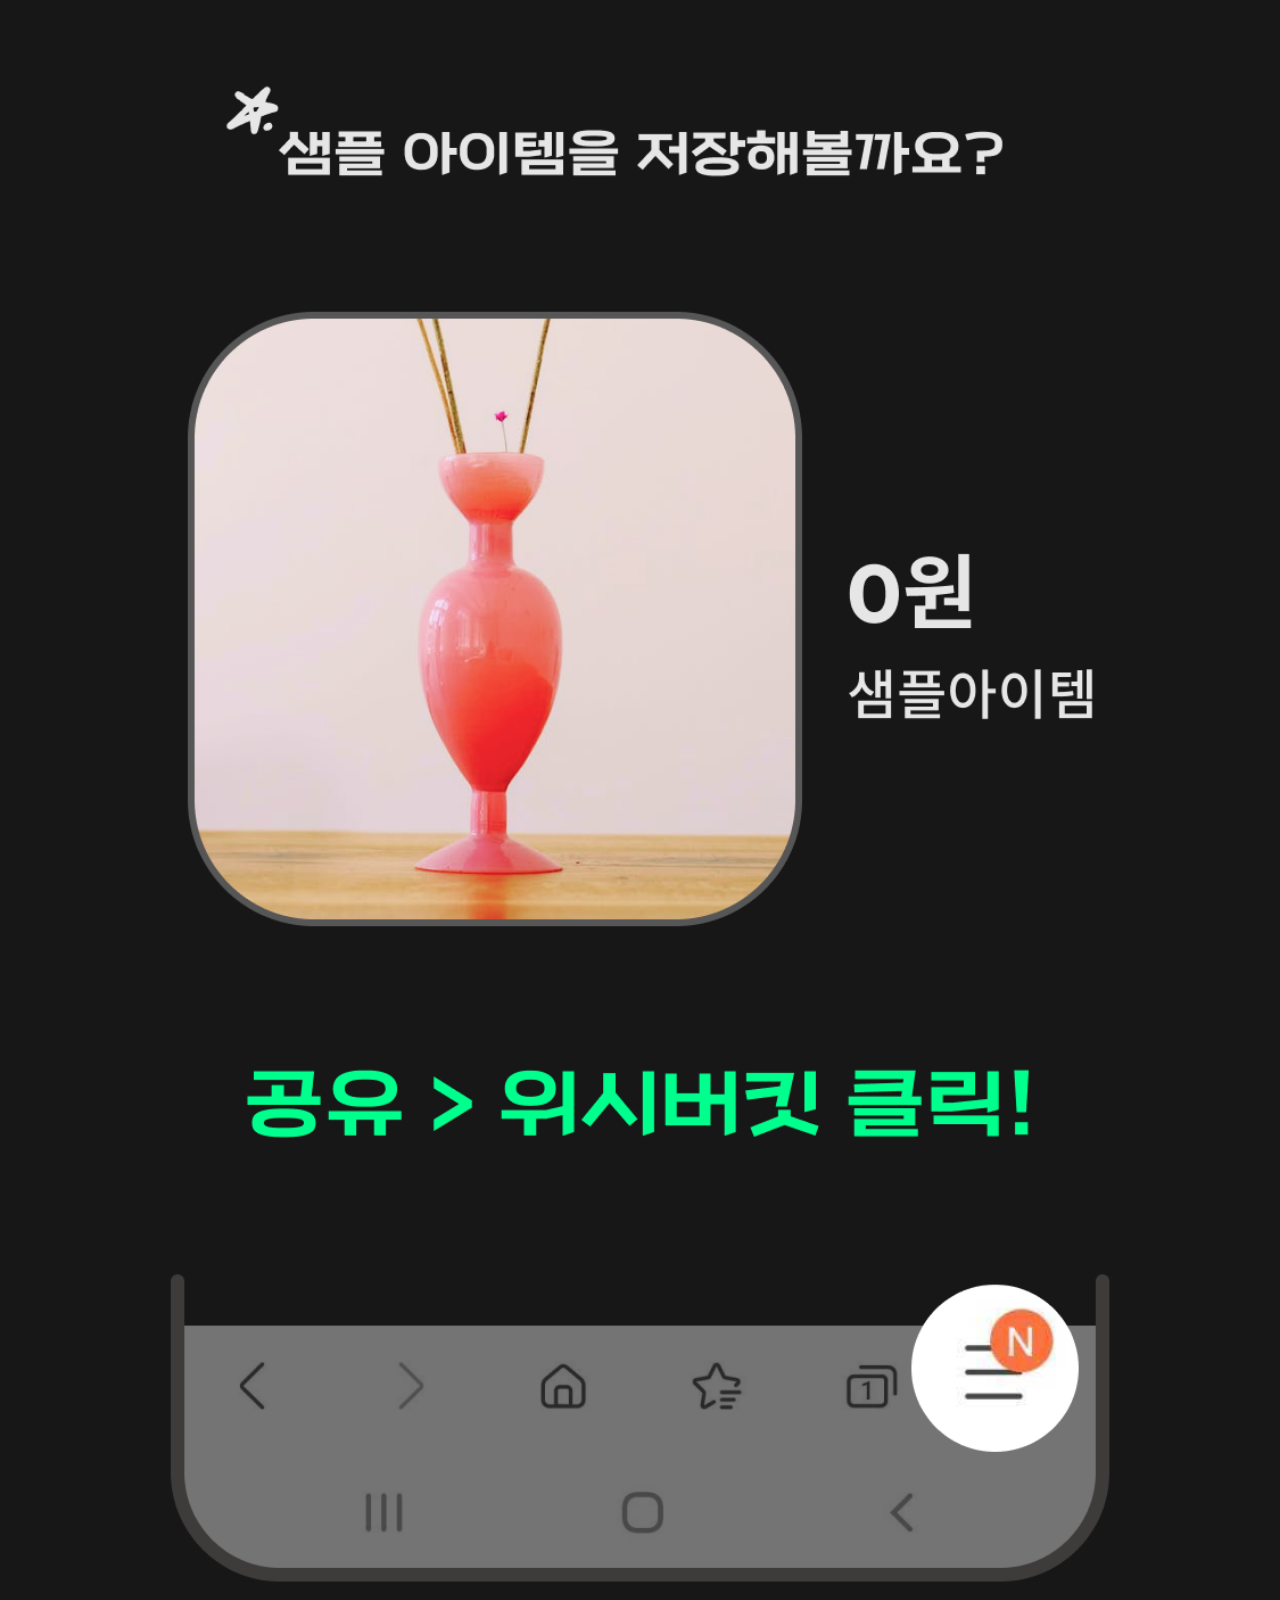
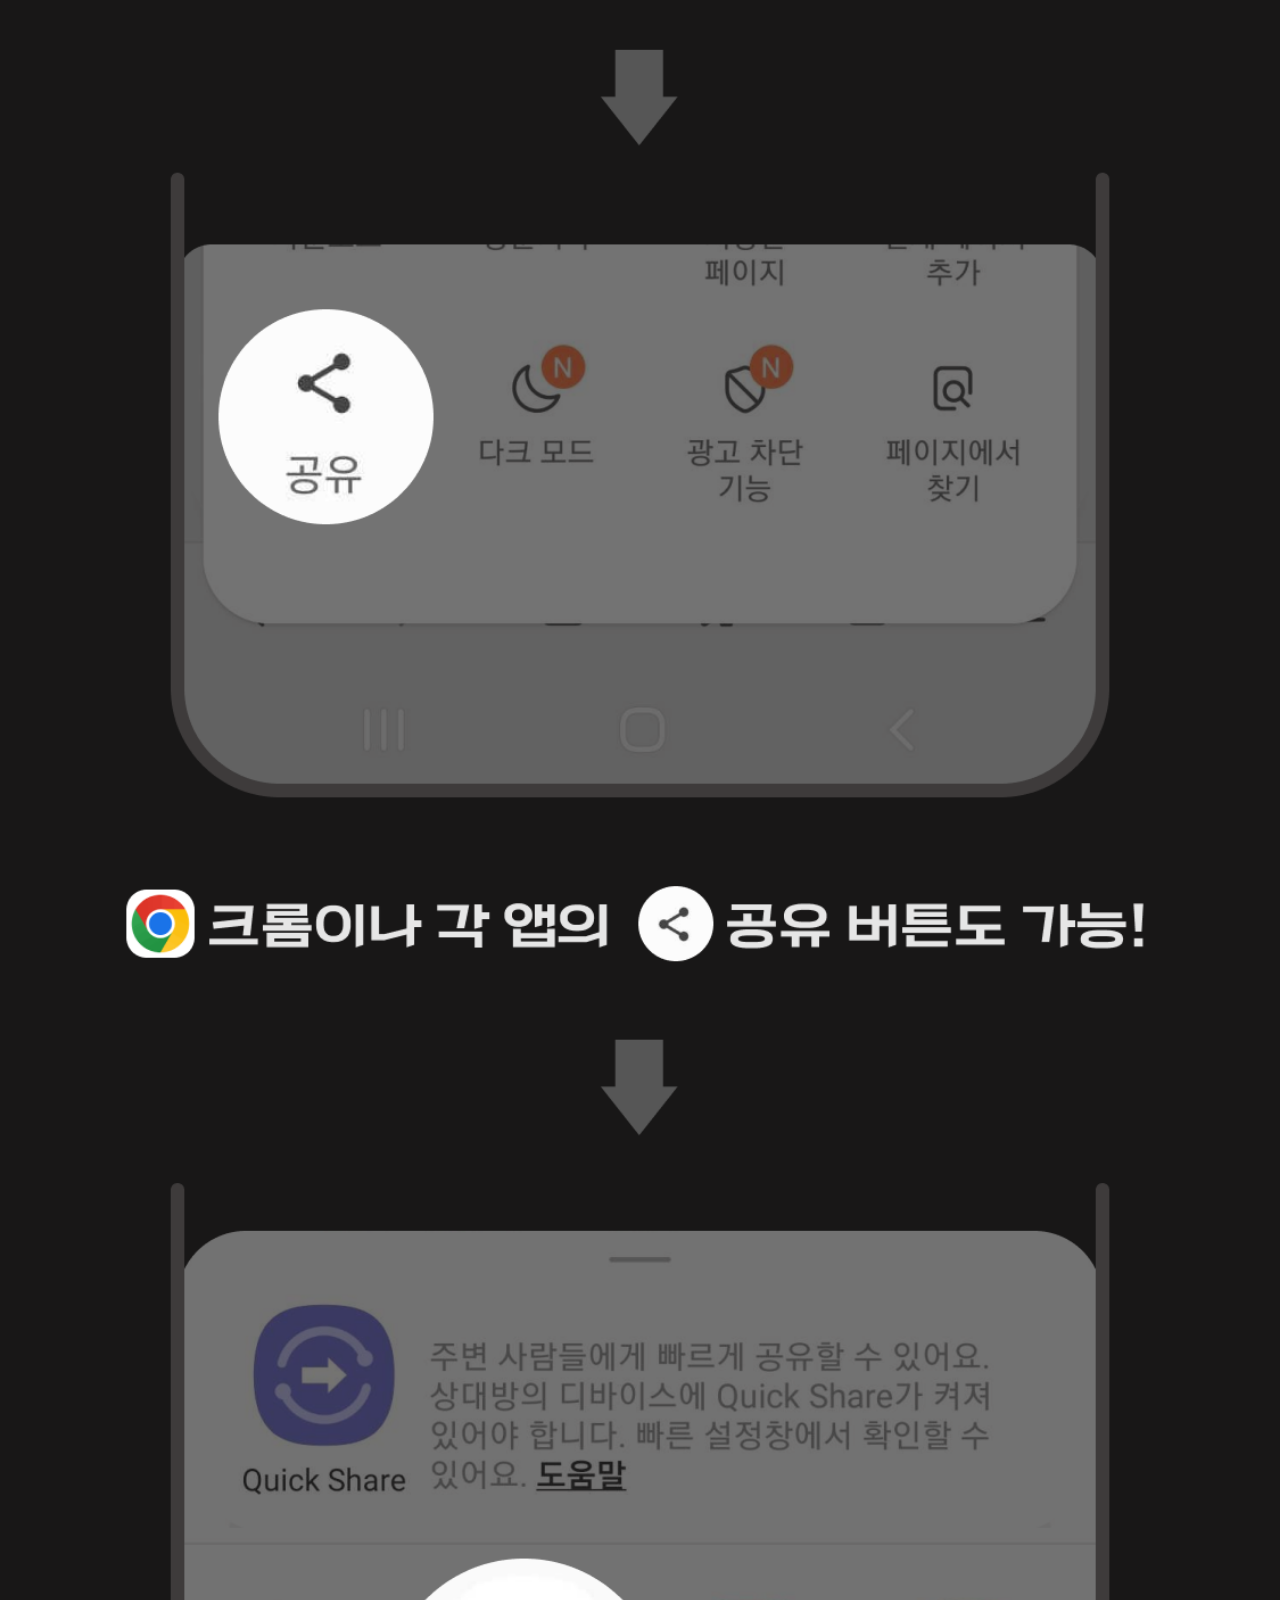
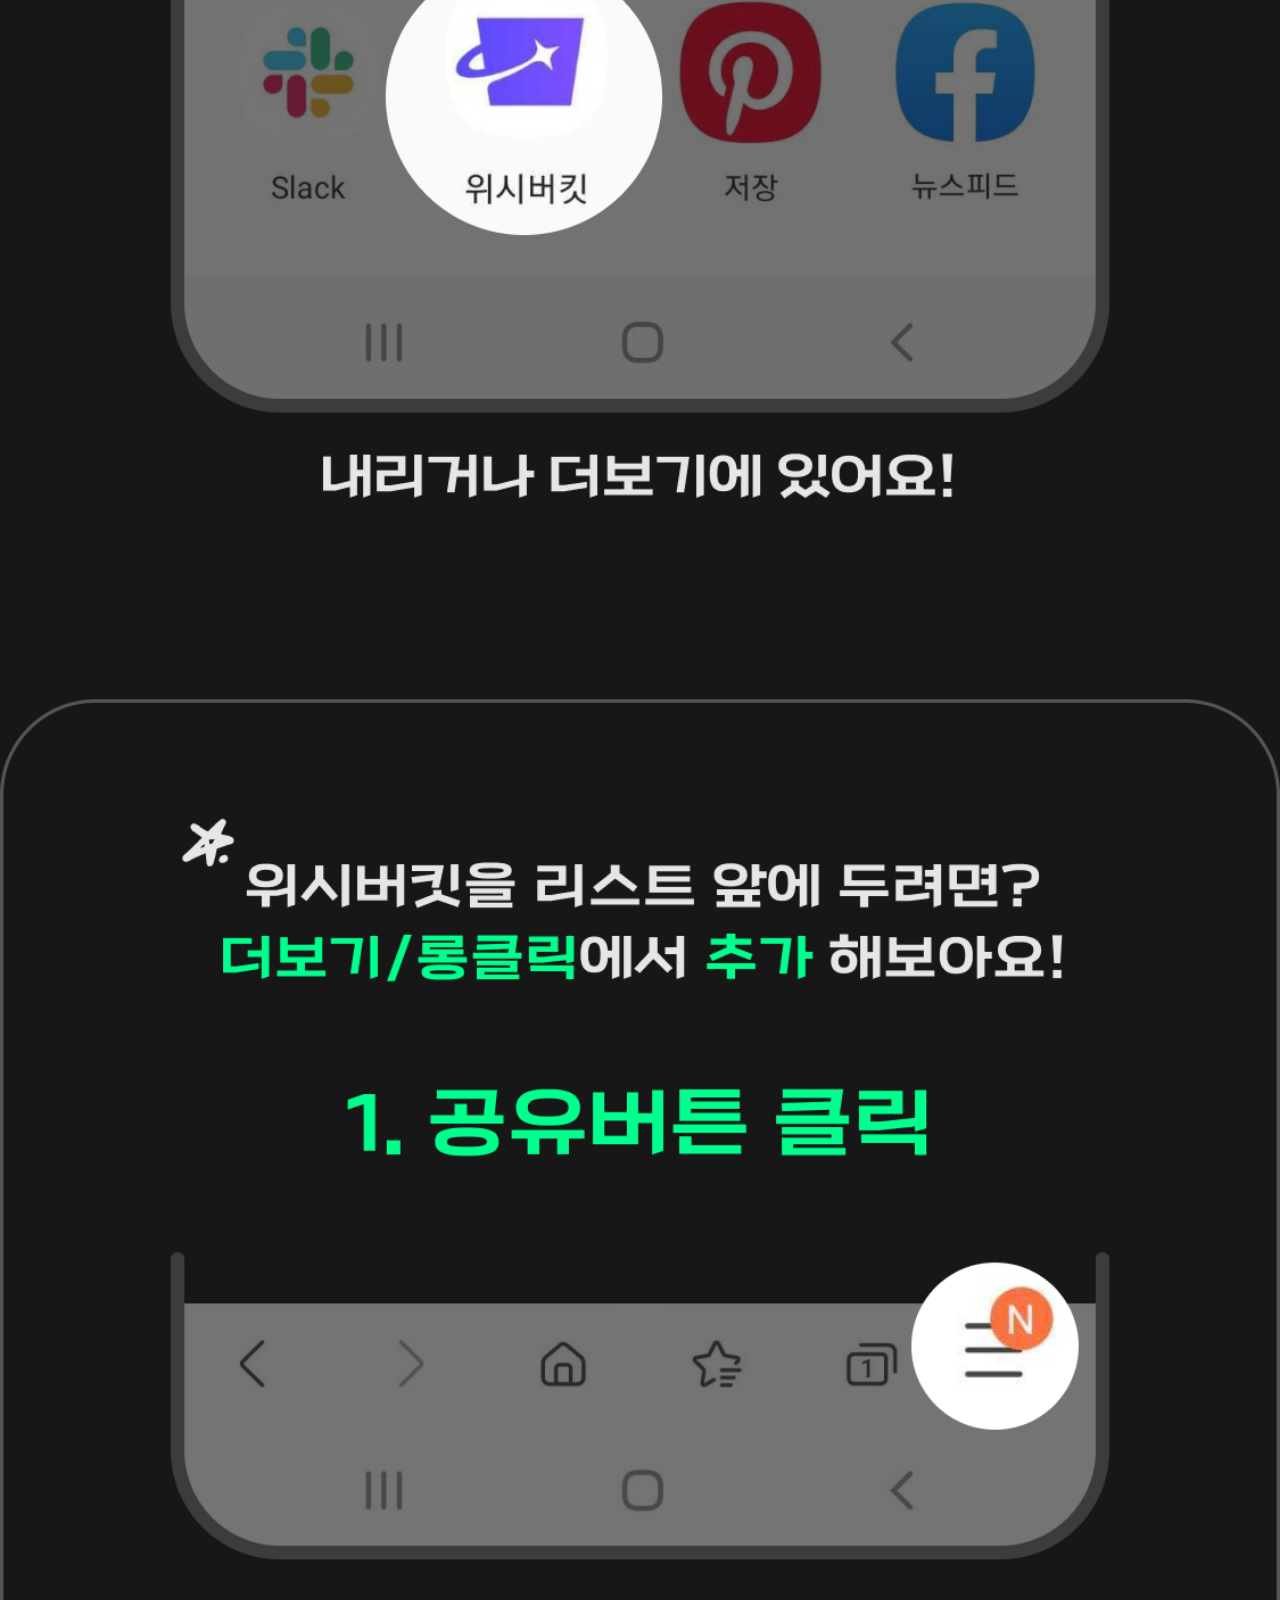
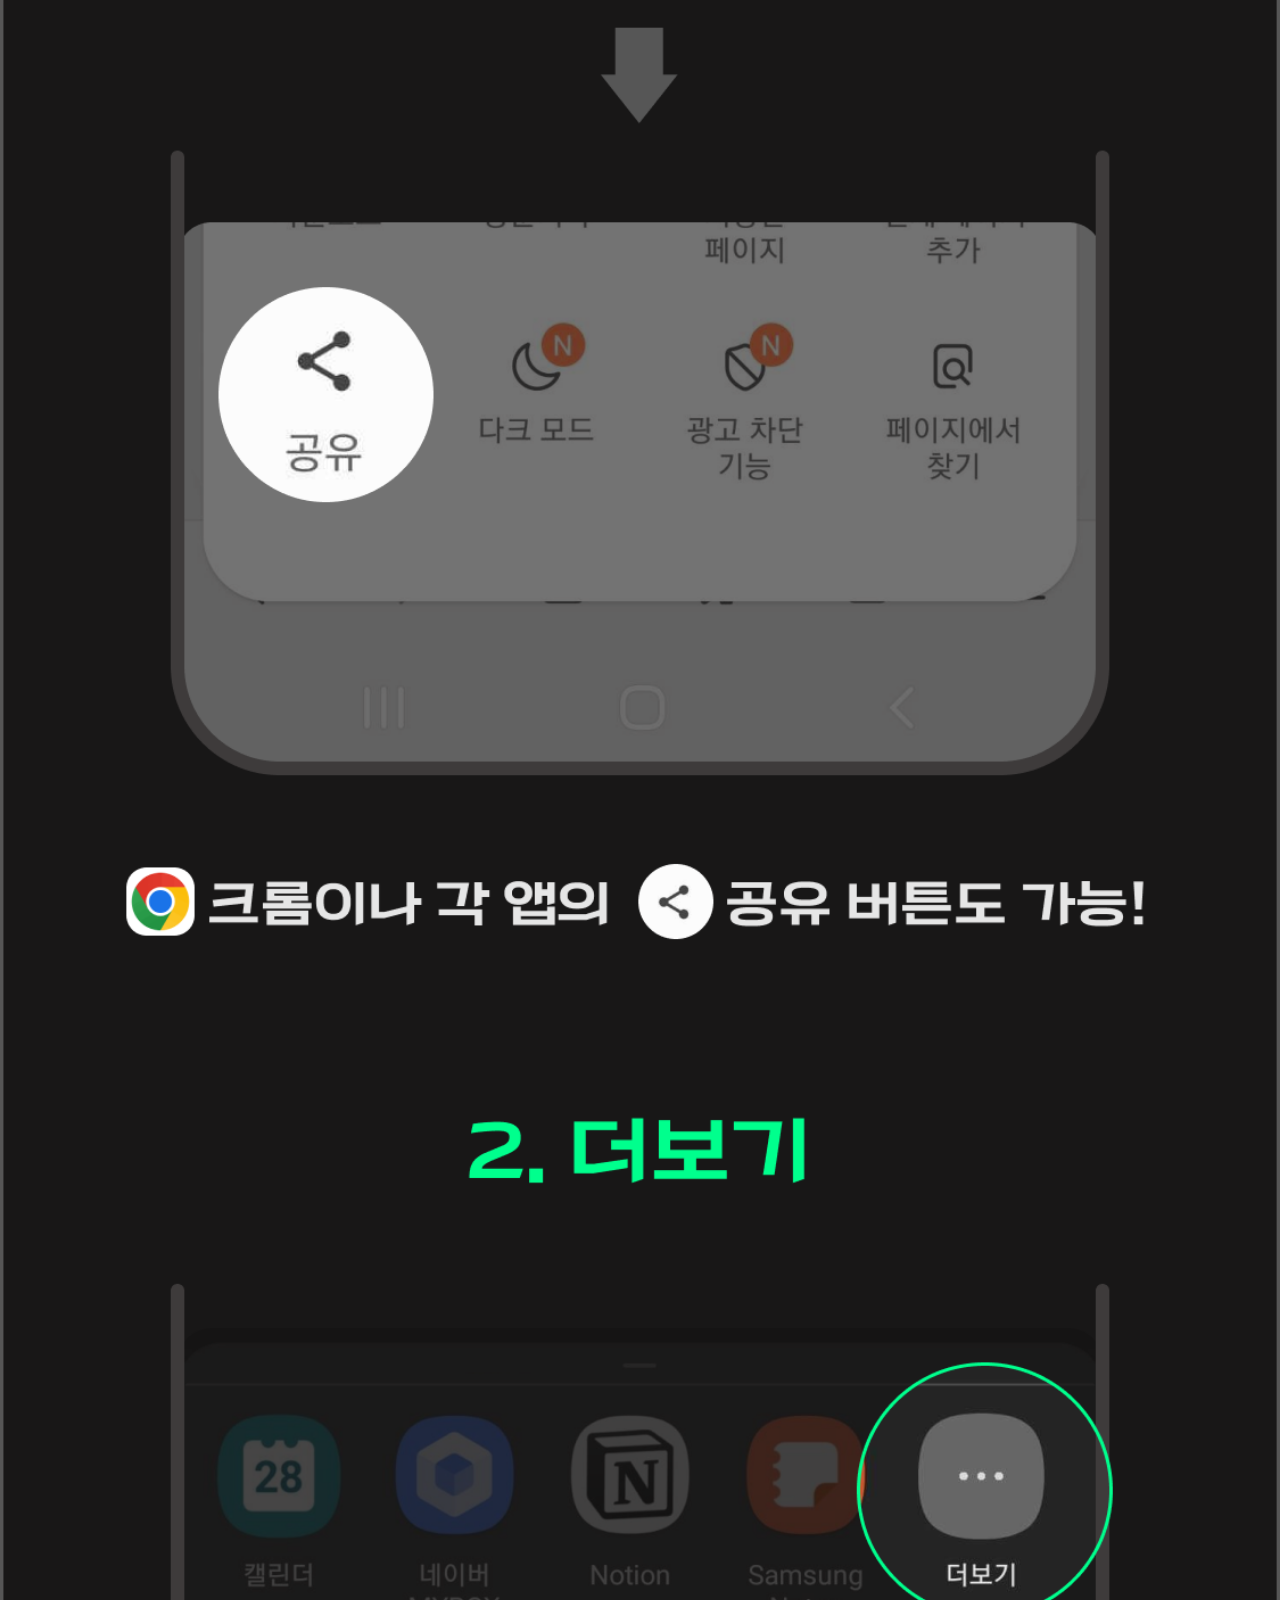
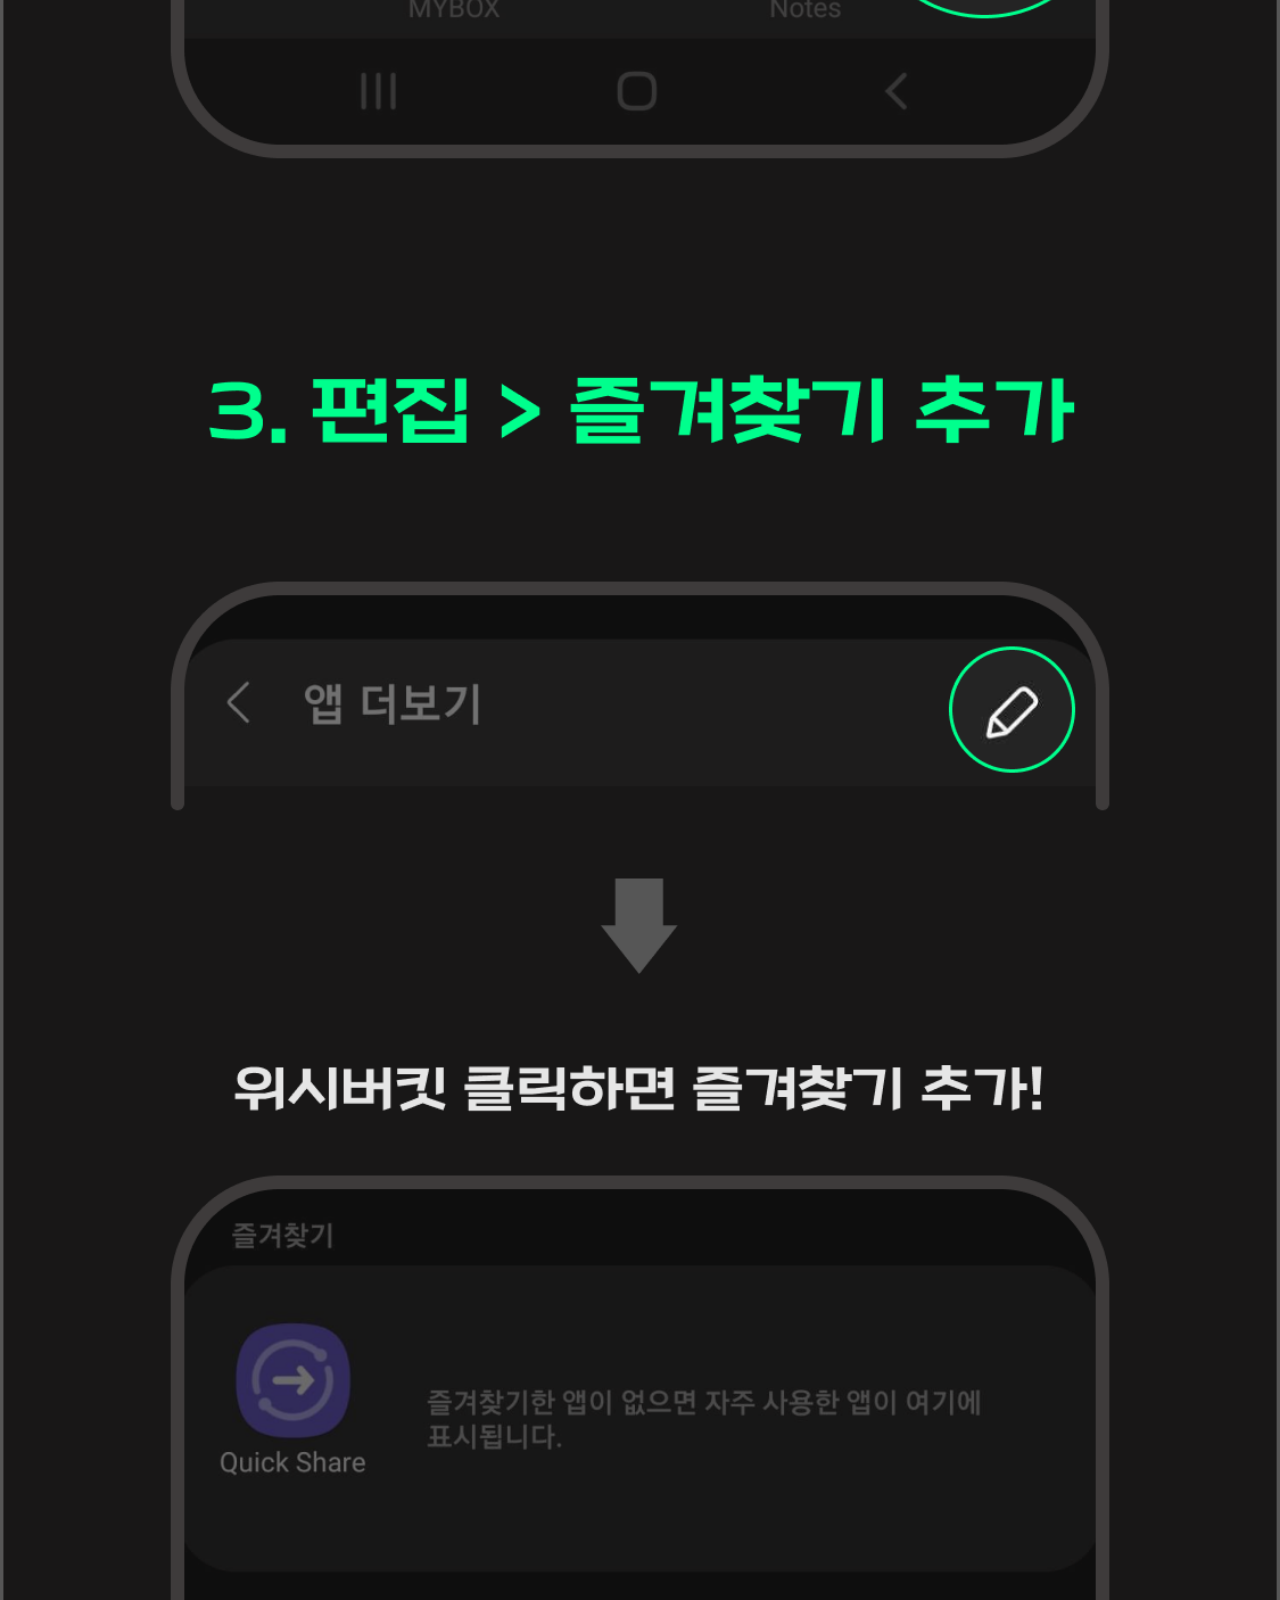
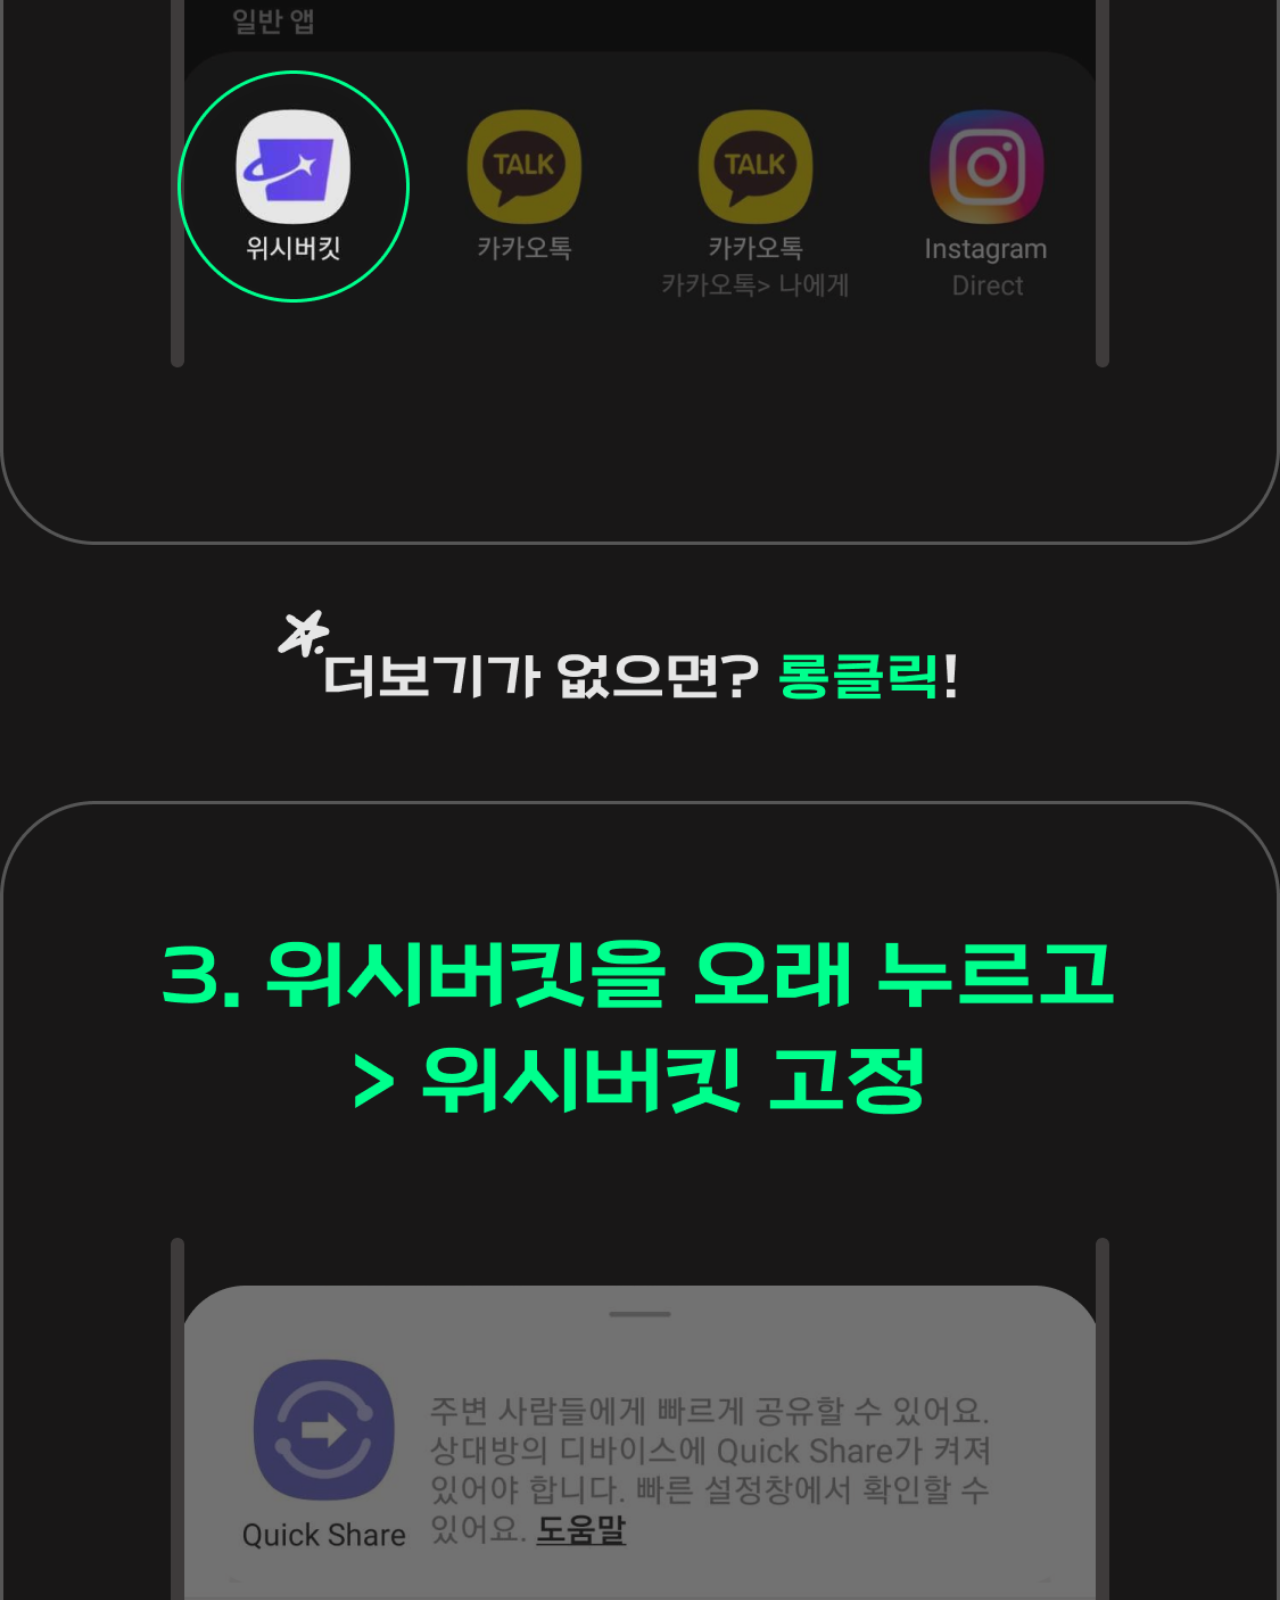
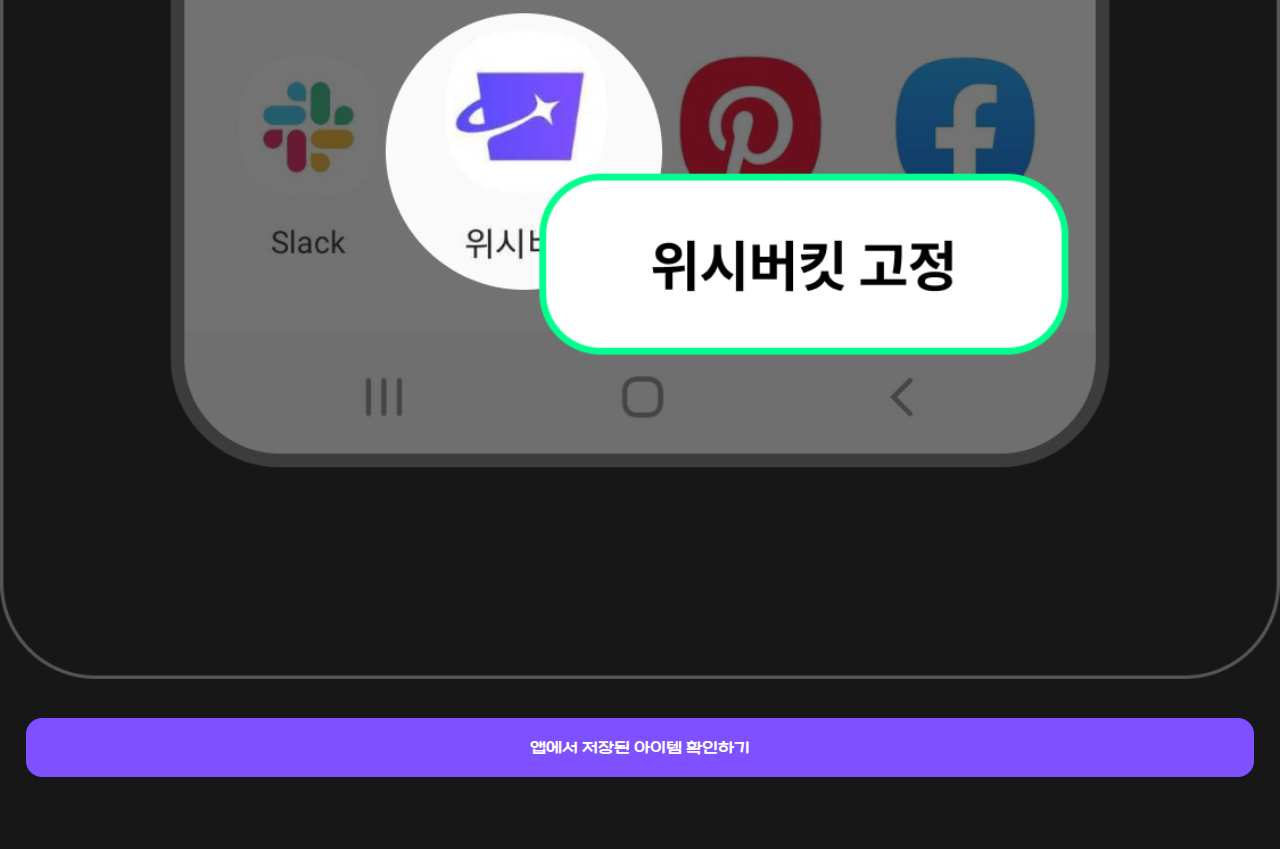
<file: save/android-sample.html>
<!doctype html>

<html lang="ko">
<head>
  <meta charset="utf-8">
  <meta name="viewport" content="width=device-width, initial-scale=1">

  <title>위시버킷 샘플 아이템</title>
  <meta name="description" content="위시버킷 샘플 아이템">

  <meta property="og:title" content="꾹누르면 삭제됩니다!">
  <meta property="og:type" content="website">
  <meta property="og:image" content="https://www.phloxcorp.io/wishbucket/save/item-image.png">

  <link rel="icon" href="../files/favicon.ico">
  <link rel="stylesheet" href="styles.css">
</head>

<body>
  <img class="sample__img" src="android-sample.png">
  <a class="sample__button" href="https://www.wishbucket.io/wishes">앱에서 저장된 아이템 확인하기</a>
</body>
</html>
</file>
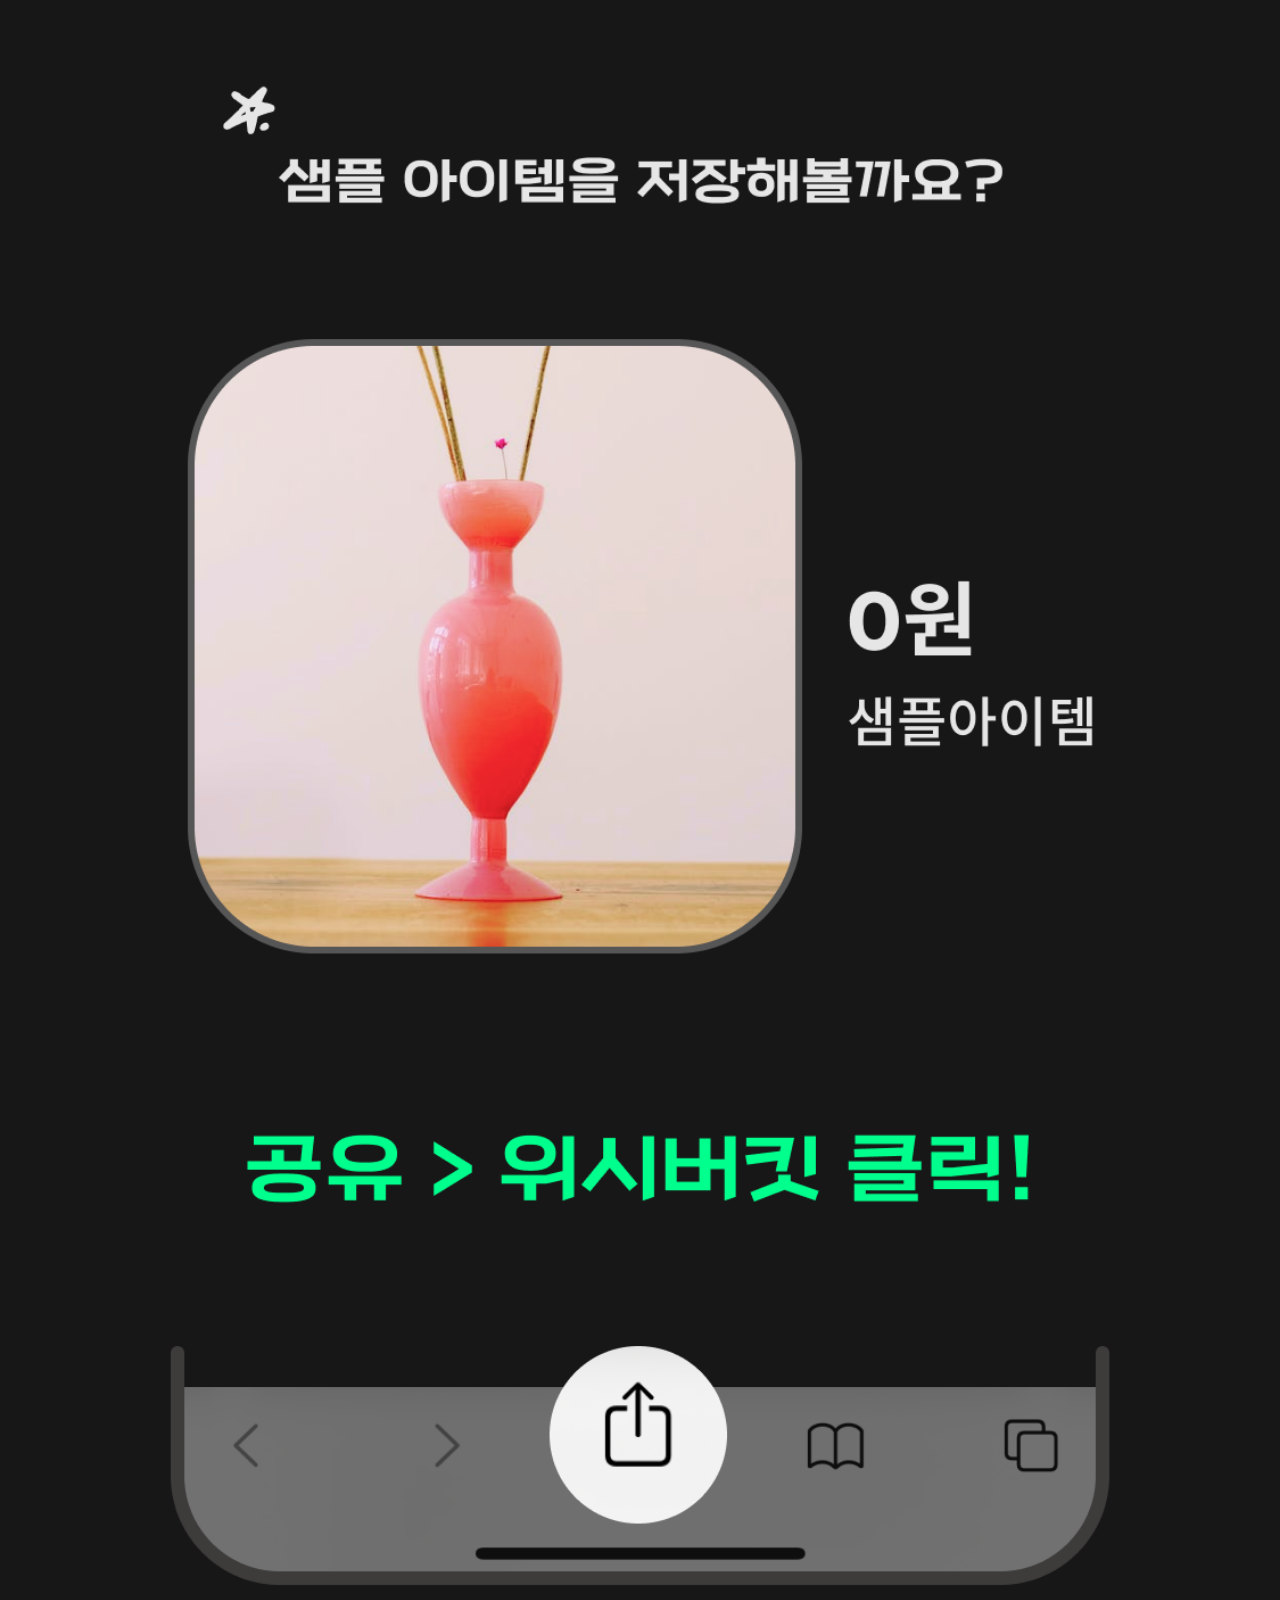
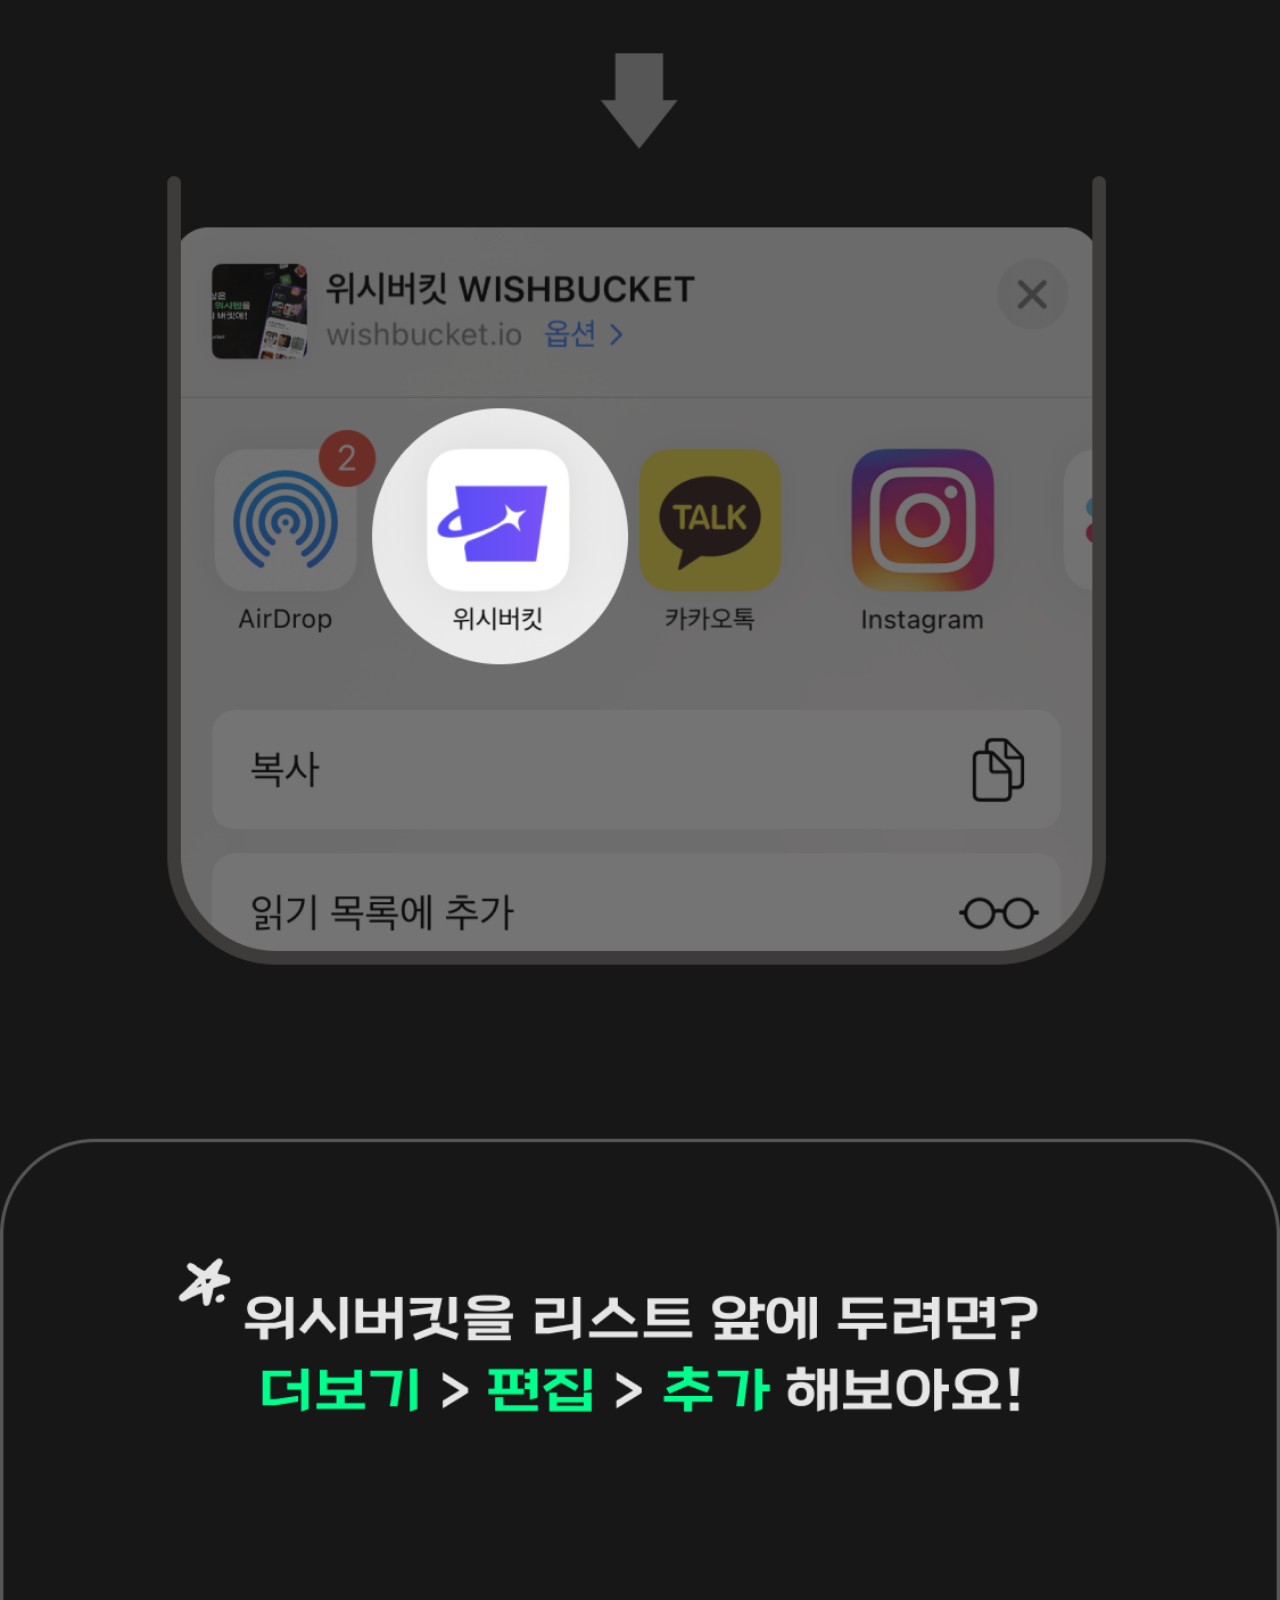
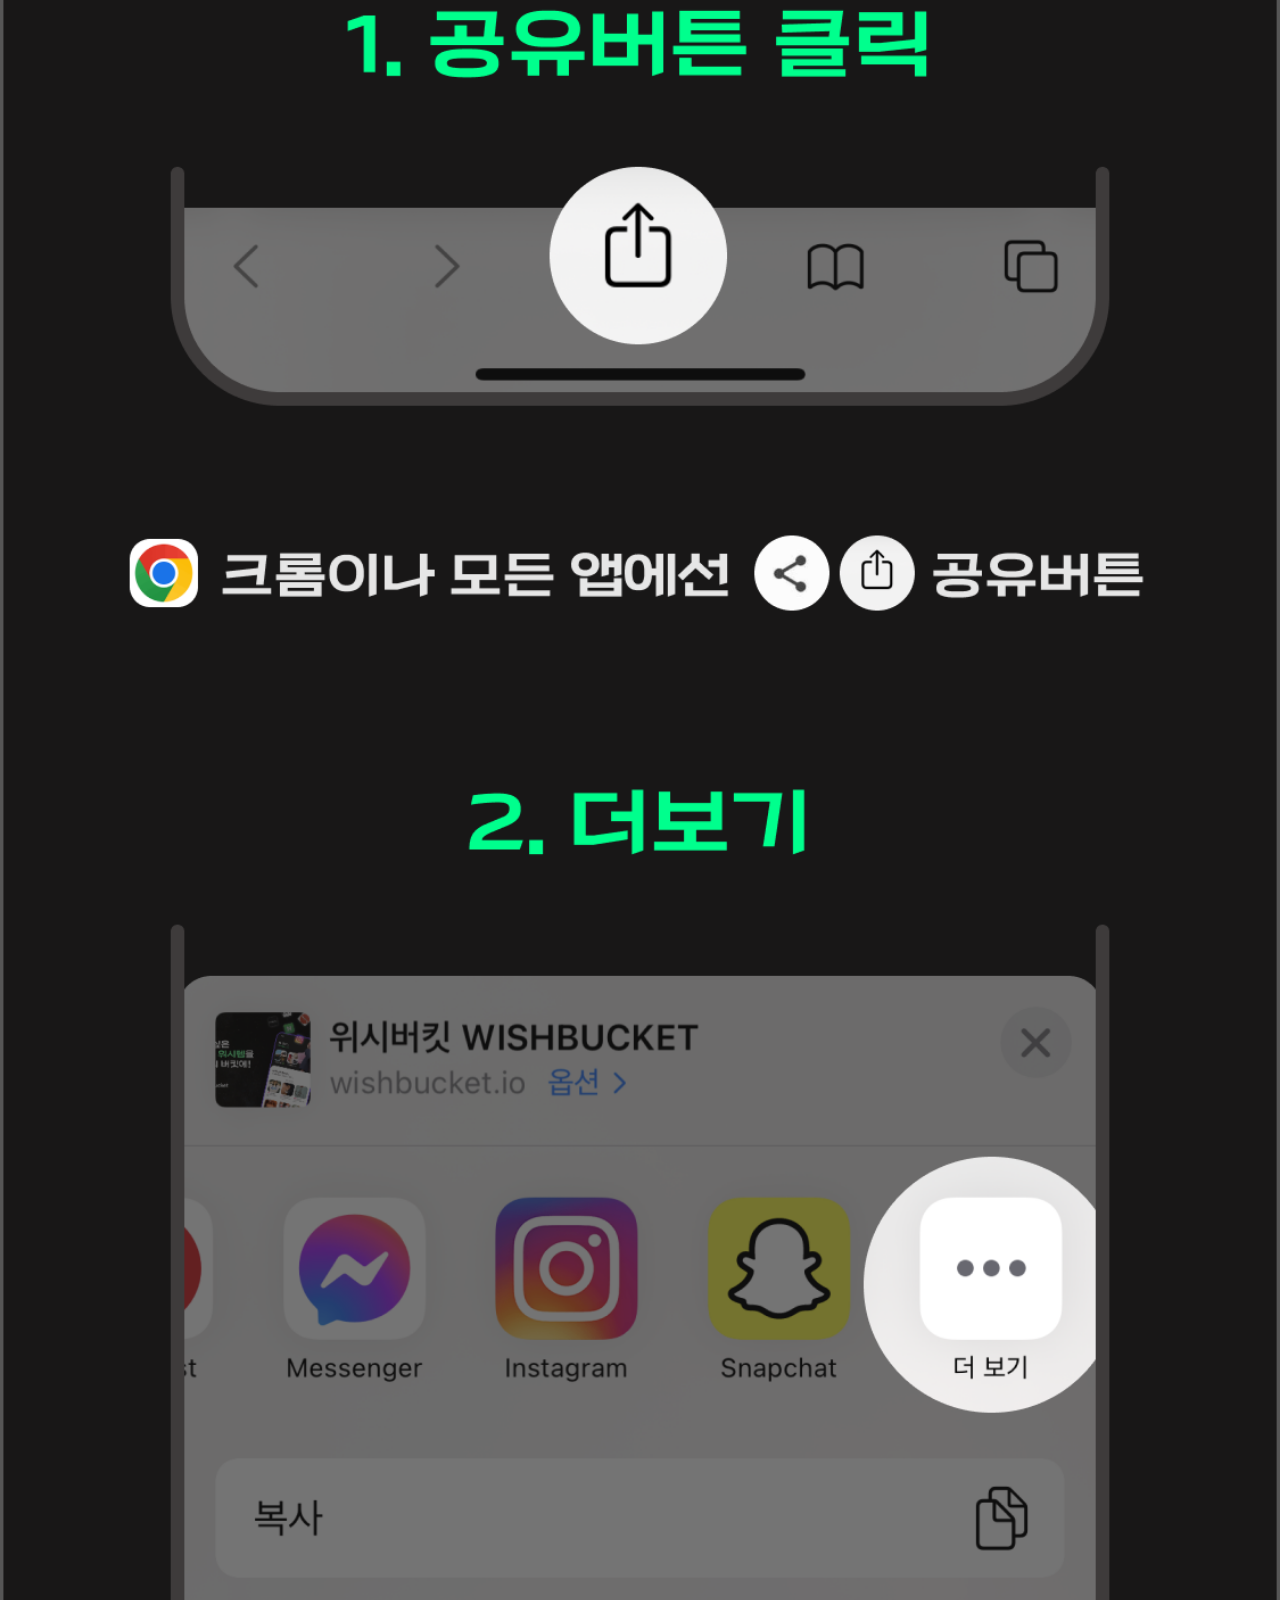
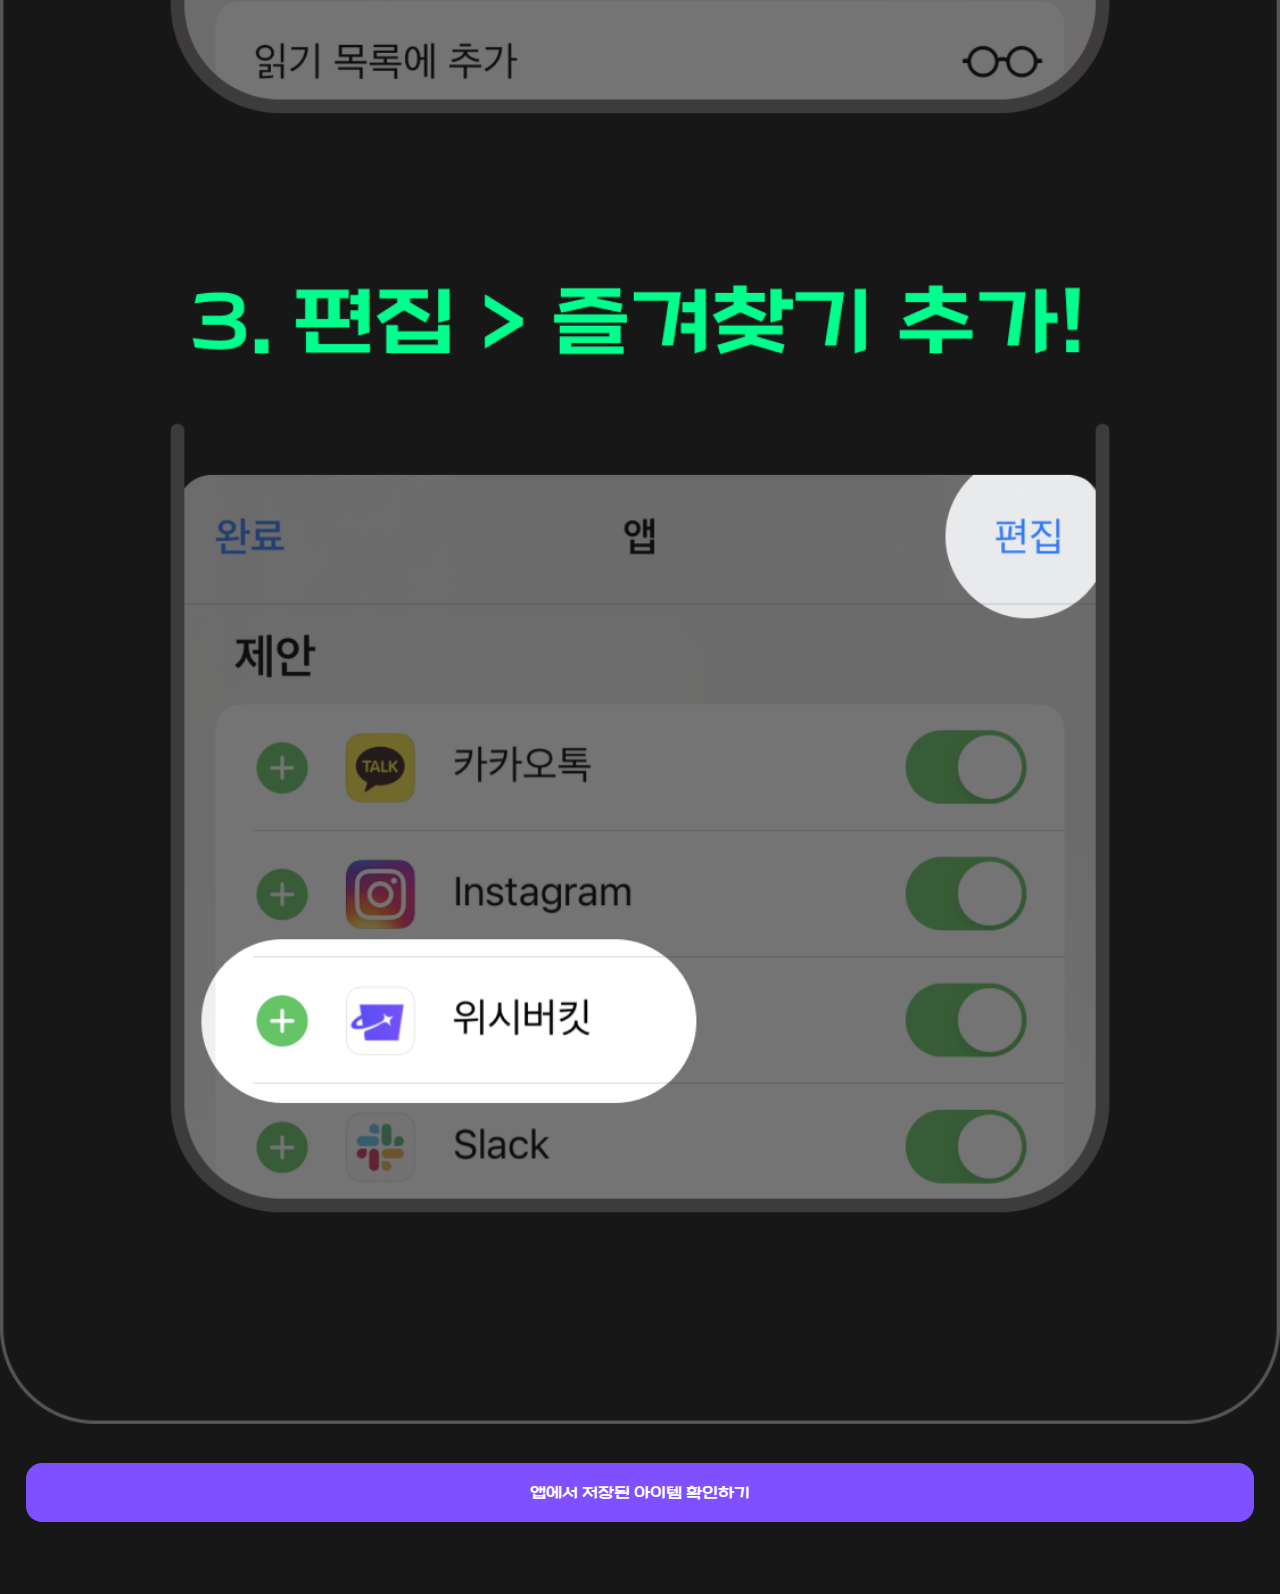
<file: save/ios-sample.html>
<!doctype html>

<html lang="ko">
<head>
  <meta charset="utf-8">
  <meta name="viewport" content="width=device-width, initial-scale=1">

  <title>위시버킷 샘플 아이템</title>
  <meta name="description" content="위시버킷 샘플 아이템">

  <meta property="og:title" content="꾹누르면 삭제됩니다!">
  <meta property="og:type" content="website">
  <meta property="og:image" content="https://www.phloxcorp.io/wishbucket/save/item-image.png">

  <link rel="icon" href="../files/favicon.ico">
  <link rel="stylesheet" href="styles.css">
</head>

<body>
  <img class="sample__img" src="ios-sample.png">
  <a class="sample__button" href="https://www.wishbucket.io/wishes">앱에서 저장된 아이템 확인하기</a>
</body>
</html>
</file>
<file: save/styles.css>
@font-face {
    src : url("../files/YdestreetB.otf") format('opentype'),
          url("../files/YdestreetB.ttf") format('truetype');
    font-family: "YdestreetB";
    font-display: swap;
}

*,
*::before,
*::after {
  margin: 0;
  padding: 0;
  box-sizing: inherit;
}

html {
  box-sizing: border-box;
  font-size: 62.5%;
  background: #181717;
}

.sample__img {
    width: 100%;
}

.sample__button {
    display: block;
    font-family: "YdestreetB";
    font-size: 1.6rem;
    color: white;
    padding: 1.9rem 5rem;
    background: #7f50ff;
    border-radius: 1.6rem;
    margin: 3.6rem 2.6rem 7.2rem;
    text-align: center;
    text-decoration: none;
}
</file>
